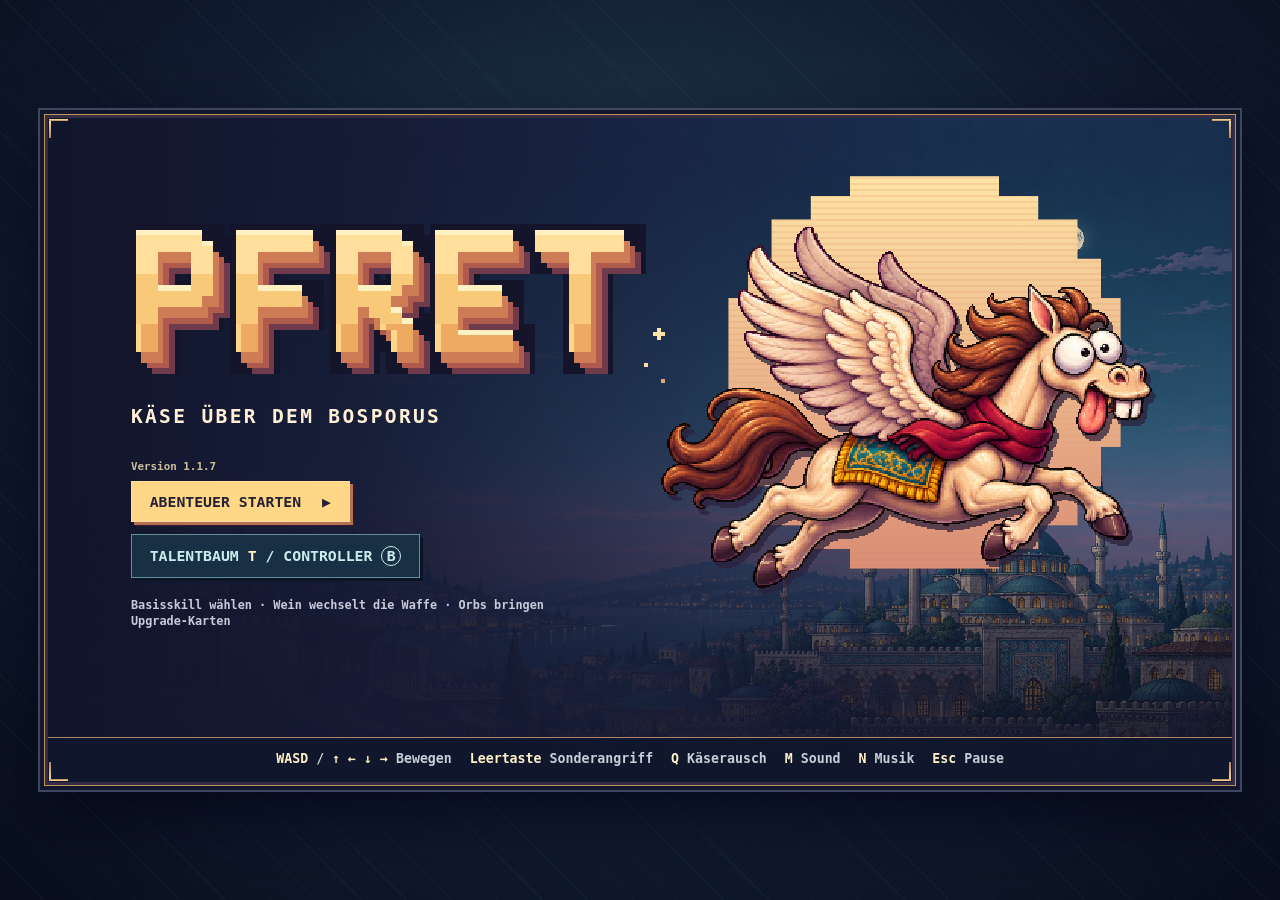
<file: Pfert/index.html>
<!doctype html>
<html lang="de">
<head>
 <meta charset="utf-8">
 <meta name="viewport" content="width=device-width,initial-scale=1">
 <meta name="description" content="Ein derpy Pfert, magische Weinwaffen und eine endlose Reise durch den Pixel-Bosporus.">
 <title>Pfert – Käse über dem Bosporus</title>
 <link rel="stylesheet" href="style.css">
</head>
<body>
 <main class="cabinet">
  <div class="frame">
   <canvas id="game" width="960" height="540" aria-label="Pfert, ein fliegendes Sidescroller-Spiel"></canvas>
   <div id="overlay" class="overlay">
    <div class="title-screen">
     <div class="title-hero" aria-hidden="true"><i></i></div>
     <div class="title-content">
      <h1><img src="assets/pfert-wordmark.png" alt="PFERT" width="96" height="31"></h1>
      <p class="subtitle">Käse über dem Bosporus</p>
      <p class="title-version">Version 1.1.7</p>
      <div class="title-actions">
       <button id="start">Abenteuer starten <span class="start-arrow" aria-hidden="true">▶</span><kbd role="img" class="pad-key pad-only" data-pad-button="0"></kbd></button>
       <button id="talents">Talentbaum <kbd>T</kbd> / Controller <kbd role="img" class="pad-key" data-pad-button="1">B</kbd></button>
      </div>
      <p class="title-hint">Basisskill wählen · Wein wechselt die Waffe · Orbs bringen Upgrade-Karten</p>
     </div>
     <div class="controls" aria-label="Spielsteuerung">
      <span><kbd>WASD</kbd> / <kbd>↑ ← ↓ →</kbd> Bewegen</span>
      <span><kbd>Leertaste</kbd><span class="pad-only"> / <kbd role="img" class="pad-key" data-pad-button="0"></kbd></span> Sonderangriff</span>
      <span><kbd>Q</kbd><span class="pad-only"> / <kbd role="img" class="pad-key" data-pad-button="1"></kbd></span> Käserausch</span>
      <span><kbd>M</kbd> Sound</span>
      <span><kbd>N</kbd> Musik</span>
      <span><kbd>Esc</kbd> Pause</span>
     </div>
    </div>
   </div>
  </div>
 </main>
 <script src="sound.js"></script>
 <script src="assets.js"></script>
 <script src="art.js"></script>
 <script src="meta.js"></script>
 <script src="meta-data.js"></script>
 <script src="game.js"></script>
</body>
</html>
</file>
<file: Pfert/style.css>
* { box-sizing: border-box; }
html, body { margin: 0; width: 100%; height: 100%; overflow: hidden; }
body {
 display: grid;
 place-items: center;
 background: repeating-linear-gradient(45deg, transparent 0 31px, #80b9bc0b 31px 32px), radial-gradient(ellipse at 50% 40%, #244552, #111b30 58%, #080e1b 100%);
 color: #f9e5af;
 font-family: Georgia, serif;
}
.cabinet {
 width: min(93vw, calc(88vh * 16 / 9), 1440px);
 aspect-ratio: 16 / 9;
 position: relative;
}
.frame {
 position: absolute;
 inset: 0;
 overflow: hidden;
 border: 3px solid #352c44;
 outline: 1px solid #be945d;
 box-shadow: 0 0 0 5px #12172b, 0 0 0 7px #3e4560, 0 24px 64px #020515d9;
 background: #152438;
}
.frame::after {
 content: '';
 position: absolute;
 inset: 1px;
 z-index: 2;
 pointer-events: none;
 background:
  linear-gradient(#ffe096, #b88767) left top / 19px 2px,
  linear-gradient(#ffe096, #b88767) left top / 2px 19px,
  linear-gradient(#ffe096, #b88767) right top / 19px 2px,
  linear-gradient(#ffe096, #b88767) right top / 2px 19px,
  linear-gradient(#b88767, #ffe096) left bottom / 19px 2px,
  linear-gradient(#b88767, #ffe096) left bottom / 2px 19px,
  linear-gradient(#b88767, #ffe096) right bottom / 19px 2px,
  linear-gradient(#b88767, #ffe096) right bottom / 2px 19px;
 background-repeat: no-repeat;
}
canvas { width: 100%; height: 100%; display: block; image-rendering: pixelated; }
.overlay {
 position: absolute;
 inset: 0;
 display: flex;
 align-items: center;
 justify-content: center;
 flex-direction: column;
 text-align: center;
 padding: 3%;
 background: #111d32ed;
 color: #ffedcb;
}
.overlay.hidden { display: none; }
.title-version { margin: 0 0 .8em; color: #d0bd9c; font: 700 clamp(8px, .85vw, 12px) monospace; }
.eyebrow { font: 700 clamp(8px, .8vw, 12px) monospace; letter-spacing: .2em; color: #edbd81; }
h1 { margin: 2% 0 1%; color: #ffe7a3; }
h1 span { font-size: .23em; color: #e6a25e; vertical-align: top; }
button {
 background: #f4c27a;
 border: 1px solid #ffe0a1;
 box-shadow: 3px 3px #855347;
 color: #252236;
 padding: .75em 1.2em;
 font: 900 clamp(9px, 1vw, 14px) monospace;
 cursor: pointer;
}
button:hover, button:focus-visible { background: #ffe5ac; transform: translateY(-2px); }
button:focus-visible { outline: 2px solid #abf4f3; outline-offset: 3px; }
.hint { font: clamp(7px, .7vw, 10px) monospace; color: #c4c3aa; margin: 2% 0 0; }

.title-screen {
 position: absolute;
 inset: 0;
 display: grid;
 grid-template-rows: 1fr auto;
 text-align: left;
 isolation: isolate;
 overflow: auto;
 container-type: inline-size;
 image-rendering: pixelated;
 background:
  linear-gradient(90deg, #11152c 0%, #151933ec 26%, #191d3a8c 52%, #26304705 80%),
  linear-gradient(0deg, #101427 0%, #11172b22 42%),
  url('assets/bosporus-v1.png') center 65% / cover #263e5c;
}
.title-content {
 z-index: 1;
 align-self: center;
 padding: 3% 0 4% 7%;
}
.title-content h1 {
 width: min(45cqw, 550px);
 margin: 0 0 0 -1cqw;
}
.title-content h1 img {
 display: block;
 width: 100%;
 height: auto;
 image-rendering: pixelated;
}
.title-content .subtitle {
 margin: .95em 0 1.55em;
 color: #fff0d7;
 font: 700 clamp(9px, 1.65cqw, 23px)/1.3 monospace;
 text-transform: uppercase;
 letter-spacing: .12em;
}
.title-actions { display: flex; flex-direction: column; align-items: flex-start; gap: .75em; }
.title-actions button { text-transform: uppercase; font-size: clamp(8px, 1.25cqw, 17px); }
.title-actions #start { background: #ffd786; box-shadow: 3px 3px #b96f51, 5px 5px #261b37; }
.title-actions #start:hover, .title-actions #start:focus-visible { background: #ffedb3; }
.title-actions #start .start-arrow, .title-actions #start .pad-key { margin-left: .8em; }
.title-actions #talents { background: #192f44; color: #c9edec; border-color: #628f99; box-shadow: 3px 3px #0a1425; }
.title-actions #talents:hover, .title-actions #talents:focus-visible { background: #2a5363; }
.title-hint {
 max-width: 40%;
 margin: 1.55em 0 0;
 color: #c8cbda;
 font: 700 clamp(7px, 1cqw, 13px)/1.4 monospace;
}
.title-actions kbd, .controls kbd { color: #fff1c5; font: inherit; }
.overlay .pad-key {
 display: inline-block;
 min-width: 1.35em;
 padding: 0 .2em;
 border: 1px solid currentColor;
 border-radius: 1em;
 color: inherit;
 font: inherit;
 line-height: 1.2;
 text-align: center;
}
.overlay:not(.has-gamepad) .pad-only,
.overlay.has-gamepad .start-arrow { display: none; }
.title-hero {
 position: absolute;
 top: 10%;
 right: 6%;
 width: 43%;
 aspect-ratio: 336 / 264;
 pointer-events: none;
}
.title-hero::before {
 content: '';
 position: absolute;
 width: 77%;
 aspect-ratio: 1;
 top: -2%;
 right: 8%;
 background: repeating-linear-gradient(0deg, #e9987040 0 2px, transparent 2px 6px), linear-gradient(#ffe4a5, #d78c75);
 clip-path: polygon(31% 0, 69% 0, 69% 5%, 79% 5%, 79% 11%, 89% 11%, 89% 21%, 95% 21%, 95% 31%, 100% 31%, 100% 69%, 95% 69%, 95% 79%, 89% 79%, 89% 89%, 79% 89%, 79% 95%, 69% 95%, 69% 100%, 31% 100%, 31% 95%, 21% 95%, 21% 89%, 11% 89%, 11% 79%, 5% 79%, 5% 69%, 0 69%, 0 31%, 5% 31%, 5% 21%, 11% 21%, 11% 11%, 21% 11%, 21% 5%, 31% 5%);
}
.title-hero::after {
 content: '';
 position: absolute;
 inset: 8% 0 -8%;
 background: url('assets/horse-v3.png') left center / 200% 100% no-repeat;
 image-rendering: pixelated;
 filter: drop-shadow(4px 6px #2a213cbb);
 animation: title-flight 1.4s steps(1, end) infinite;
}
.title-hero i {
 display: block;
 position: absolute;
 top: 37%;
 left: 1%;
 width: 4px;
 height: 4px;
 color: #ffe4aa;
 background: currentColor;
 box-shadow: -4px 0 currentColor, 4px 0 currentColor, 0 4px currentColor, 0 -4px currentColor, -13px 31px #ffd7a8, 4px 47px #e4a479;
}
@keyframes title-flight {
 25% { transform: translateY(-3px); }
 50% { background-position: right center; transform: translateY(2px); }
 75% { background-position: right center; transform: translateY(4px); }
}
.controls {
 z-index: 1;
 display: flex;
 flex-wrap: wrap;
 justify-content: center;
 gap: .45em 1.35em;
 padding: .95em 3%;
 background: #10182de8;
 border-top: 1px solid #b18469;
 color: #c3d0d7;
 font: 700 clamp(7px, 1.12cqw, 15px)/1.4 monospace;
}
.controls span { white-space: nowrap; }
@media (max-width: 650px) {
 .title-content { padding-left: 5%; }
 .title-content h1 { width: 48cqw; }
 .title-content .subtitle { margin-bottom: .9em; }
 .title-actions { gap: .5em; }
 .title-hint { max-width: 54%; margin-top: 1em; }
 .controls { padding-block: .5em; }
}
@media (prefers-reduced-motion: reduce) {
 .title-hero::after { animation: none; }
}
.upgrade-overlay{background:linear-gradient(140deg,#152a3df5,#263b50f2);padding:4%}.upgrade-overlay h2{font-size:clamp(16px,2.2vw,30px);margin:2% 0 1%;color:#f5dca8}.upgrade-copy{font-size:clamp(8px,.95vw,14px);margin:0 0 3%;color:#c8cbbf}.cards{display:grid;grid-template-columns:repeat(3,1fr);gap:clamp(6px,1.3vw,20px);width:100%;max-width:780px}.upgrade-card{position:relative;display:flex;flex-direction:column;align-items:center;justify-content:flex-start;min-height:clamp(100px,14vw,215px);border:1px solid #b5976b;padding:8% 7%;background:linear-gradient(150deg,#3b5263,#21374c);box-shadow:0 5px #112332;color:#f0dfba;letter-spacing:0;transition:transform .15s,background .15s;text-align:center;line-height:1.3}.upgrade-card:hover,.upgrade-card:focus-visible{background:linear-gradient(150deg,#5e6c6c,#2c485d);outline:2px solid #ffe0a1;transform:translateY(-4px)}.card-number{position:absolute;top:8px;left:10px;font-size:clamp(8px,.8vw,12px);color:#c0b598}.card-icon{font-size:clamp(22px,3.3vw,48px);color:#edc17a;margin:3% 0 8%;line-height:1}.upgrade-card strong{font-family:Georgia,serif;font-size:clamp(10px,1.3vw,18px);color:#ffe7b5;white-space:nowrap}.card-description{display:block;font-size:clamp(8px,.86vw,12px);line-height:1.5;margin:9% 0 10%;color:#c4d4d2;font-weight:400}.card-rank{margin-top:auto;font-size:clamp(7px,.72vw,10px);color:#d2b98e;letter-spacing:.08em}.upgrade-overlay .hint{display:block}@media(max-height:600px){.upgrade-card{min-height:90px}.card-icon{font-size:22px;margin:0 0 4%}.card-description{margin:5% 0}.upgrade-overlay h2{font-size:18px}.upgrade-copy{margin-bottom:2%}}

.upgrade-card.rare{border-color:#d7b4f6;background:linear-gradient(145deg,#57436e,#253a53);box-shadow:0 5px #1c233c,0 0 18px #c18ce51a}.upgrade-card.rare .card-icon{color:#ebd0ff}.upgrade-card.rare .card-rank{color:#e0b6fa}.game-over h1{font-size:clamp(36px,6vw,86px);margin-bottom:3%}.roast{max-width:86%;margin:0 0 2%;font-size:clamp(11px,1.5vw,21px);line-height:1.4;color:#ffe3ba;font-weight:bold}.comeback{max-width:90%;margin:0 0 2%;font-size:clamp(9px,1vw,14px);color:#c2d5cc}.run-stats{font:clamp(9px,.9vw,13px) monospace;color:#dbc8a3;margin:1% 0 3%}
.upgrade-card.selected { outline: 3px solid #fff1ba; outline-offset: 3px; }
.upgrade-overlay{overflow-y:auto;justify-content:safe center}
.upgrade-overlay .cards{grid-template-columns:repeat(3,minmax(0,1fr));padding:3px}
.upgrade-overlay .upgrade-card strong{white-space:normal;overflow-wrap:anywhere}
.upgrade-overlay .upgrade-card span{margin-left:0}
.upgrade-overlay .card-description{margin:5% 0}
.card-effect,.card-prerequisite{font-size:clamp(8px,.82vw,12px);line-height:1.3}
.card-effect{color:#ffe7b5;margin-top:.5em}
.card-prerequisite{color:#e0b6fa;margin-bottom:.45em}
.pause-overlay{background:#152b38eb;gap:.9em;overflow-y:auto;justify-content:safe center}
.pause-overlay > *{flex-shrink:0}
.pause-overlay h2{margin:0;font-size:clamp(19px,3vw,36px);color:#f5dca8}
.pause-overlay .hint{display:block;margin:0}
.pause-actions,.gear-footer{display:flex;justify-content:center;align-items:center;flex-wrap:wrap;gap:.8em}
.pause-overlay .gear-selected{outline:2px solid #abf4f3;outline-offset:2px}
.gear-overlay{padding:2%;overflow:auto;justify-content:flex-start}
.gear-panel{width:min(100%,800px);margin:auto;display:grid;gap:.55em;text-align:left;font-size:clamp(9px,1.1vw,14px)}
.gear-panel h2{text-align:center}
.gear-panel h3{margin:0;color:#f5dca8;font:700 1em monospace}
.gear-grid,.gear-comparison{display:grid;grid-template-columns:repeat(4,minmax(0,1fr));gap:.65em}
.gear-grid.gear-worn{grid-template-columns:repeat(5,minmax(0,1fr))}
.gear-comparison{grid-template-columns:repeat(2,minmax(0,1fr))}
.gear-tile,.gear-option{display:grid;gap:.35em;padding:.6em;border:1px solid #526b82;background:#18283c;color:#f2e5cd;text-align:left}
.gear-tile.gear-target{border-color:#abf4f3}
.gear-option{font:700 1em monospace;box-shadow:none;line-height:1.25}
.gear-option:hover,.gear-option:focus-visible,.gear-option.gear-selected{background:#2d4357;transform:none}
.gear-details{display:grid;align-content:start;gap:.22em;padding-left:.5em;border-left:2px solid var(--gear-color);overflow-wrap:anywhere;font:400 .92em/1.25 monospace}
.gear-details strong,.gear-details small{color:var(--gear-color)}
.gear-details small{font-size:.9em}
.gear-panel .hint{text-align:center}
.pause-build{width:min(79%,36rem);text-align:left;border:1px solid #4c657a;background:#132135}
.pause-build h3{display:flex;justify-content:space-between;align-items:center;padding:.5em .8em;margin:0;font-size:1em;line-height:1.2}
.pause-build h3 span{min-width:2ch;text-align:right;color:#a5ddce}
.pause-build p{margin:.55em .8em;color:#bfd2db;font-size:.8em}
.pause-build ul{display:grid;grid-template-columns:repeat(auto-fit,minmax(min(100%,15em),1fr));gap:.28em .55em;margin:.55em;max-height:clamp(48px,21vh,120px);overflow:auto;overscroll-behavior:contain;padding:0;list-style:none}
.pause-build li{display:grid;grid-template-columns:2.15em minmax(0,1fr) auto;align-items:start;gap:.4em;padding:.35em .45em;background:#1e3045;font:clamp(9px,1vw,12px)/1.3 monospace;color:#f0e8ce}
.pause-build li b{color:#a5ddce}
.pause-build li small{color:#c8d5d8;white-space:nowrap}
.gear-option:has(.gear-slot){grid-template-columns:minmax(0,1fr) auto;align-items:start}
.gear-action{min-width:0}
.gear-slot{color:#bde8e0;background:#293d52;border:1px solid #516e80;padding:.08em .38em;font-size:.8em;white-space:nowrap}
.gear-option .gear-details{grid-column:1/-1}
.music-volume{display:grid;gap:.35em;width:min(65vw,16rem);color:#f5dca8;text-align:center}
.music-volume input{width:100%;margin:0;accent-color:#f5dca8;cursor:pointer}
.build-details {
 color: #d9ecd6;
 font: clamp(10px, 1vw, 13px) monospace;
 margin: .35em auto;
}
.build-details summary { cursor: pointer; }
.debug-overlay{justify-content:flex-start;overflow:auto;padding:4%}
.debug-actions{display:grid;grid-template-columns:repeat(auto-fit,minmax(155px,1fr));gap:10px;width:min(100%,650px);padding-bottom:1em}
.debug-actions button{padding:.7em;white-space:normal}
.debug-actions .debug-selected{outline:2px solid #ffe0a1;outline-offset:2px}
.build-details ul {
 display: grid;
 grid-template-columns: repeat(auto-fit, minmax(13em, 1fr));
 list-style: none;
 width: min(70vw, 42em);
 padding: 0;
 gap: .25em 1em;
 text-align: left;
}
.talent-overlay {
 --meta-gold: #f2c787;
 --meta-aqua: #93dcd7;
 display: grid;
 grid-template-rows: auto minmax(0, 1fr) auto;
 align-items: stretch;
 justify-content: stretch;
 gap: clamp(5px, 1vw, 14px);
 padding: clamp(6px, 1.4vw, 20px);
 overflow: hidden;
 text-align: left;
 background: linear-gradient(145deg, #272942, #111a30 58%, #0e1729);
 font-family: monospace;
}
.meta-toolbar {
 display: grid;
 grid-template-columns: 1fr auto 1fr;
 align-items: center;
 gap: 8px;
}
.meta-toolbar h2 {
 margin: 0;
 color: #ffe8b5;
 font: 900 clamp(15px, 3.15vw, 48px)/1 "Arial Black", system-ui, sans-serif;
 letter-spacing: .055em;
 text-transform: uppercase;
 text-shadow: 2px 2px #a16650, 4px 4px #3a233d;
}
#meta-back { justify-self: start; }
.meta-points {
 justify-self: end;
 padding: .42em .8em;
 border: 1px solid #b88666;
 box-shadow: inset 0 0 0 2px #191e33, 2px 2px #0c1225;
 background: #332d40;
 color: #ffe5b4;
 font: 700 clamp(8px, 1.15vw, 15px)/1.1 monospace;
 white-space: nowrap;
}
.meta-points b { margin-right: .18em; color: #fff2c5; font-size: 1.3em; }
.meta-layout {
 display: grid;
 grid-template-columns: minmax(0, 1fr) minmax(180px, 26%);
 gap: clamp(5px, 1vw, 14px);
 min-height: 0;
}
.meta-chart, .meta-panel {
 position: relative;
 min-width: 0;
 min-height: 0;
 border: 1px solid #866860;
 box-shadow: 0 3px #0a1324;
}
.meta-chart::after {
 content: '';
 position: absolute;
 inset: 3px;
 pointer-events: none;
 background:
  linear-gradient(#c99b73,#c99b73) left top / 12px 2px,
  linear-gradient(#c99b73,#c99b73) left top / 2px 12px,
  linear-gradient(#c99b73,#c99b73) right top / 12px 2px,
  linear-gradient(#c99b73,#c99b73) right top / 2px 12px,
  linear-gradient(#c99b73,#c99b73) left bottom / 12px 2px,
  linear-gradient(#c99b73,#c99b73) left bottom / 2px 12px,
  linear-gradient(#c99b73,#c99b73) right bottom / 12px 2px,
  linear-gradient(#c99b73,#c99b73) right bottom / 2px 12px;
 background-repeat: no-repeat;
}
.meta-viewport {
 position: absolute;
 inset: 0;
 overflow: hidden;
 touch-action: none;
 user-select: none;
 cursor: grab;
 background:
  radial-gradient(circle at 1px 1px, #80c6d323 1px, transparent 1.5px) 0 0 / 19px 19px,
  radial-gradient(ellipse at 50% 43%, #25415385, #0c1628e8 78%),
  linear-gradient(#0e1d32cd, #17283e5c 64%, #0e182abf),
  url('assets/bosporus-v1.png') center 72% / cover #12243b;
}
.meta-viewport.dragging { cursor: grabbing; }
.meta-map { position: absolute; width: 0; height: 0; }
.meta-world { width: 3130px; height: 2460px; transform-origin: 0 0; }
.meta-paths { position: absolute; inset: 0; pointer-events: none; }
.meta-paths line { stroke-width: 3; stroke-linecap: round; }
.meta-edge-hidden { stroke: #5c5960; opacity: .6; }
.meta-edge-open { stroke: #bbab83; stroke-dasharray: 5 7; }
.meta-paths .meta-edge-owned { stroke: #f4c780; stroke-width: 5; filter: drop-shadow(0 0 5px #c68a4480); }
.meta-paths .meta-cross-edge { stroke-dasharray: 11 15; }
.meta-cross-edge:not(.meta-edge-owned) { stroke: #a9cbd7; opacity: .74; }
.meta-paths .meta-area-edge { stroke-dasharray: 5 10; }
.meta-paths line { vector-effect: non-scaling-stroke; stroke-width: 1.4; }
.meta-paths .meta-edge-owned { stroke-width: 2.3; }
.talent-overview .meta-cluster text { visibility: hidden; }
.meta-hub { fill: #171d29; stroke: #a67c55; stroke-width: 2; }
.meta-hub.inner { fill: #25262e; stroke: #dcba81; stroke-dasharray: 2 7; }
.meta-cluster ellipse { fill: color-mix(in srgb, var(--talent-color) 7%, #101520); stroke: var(--talent-color); stroke-opacity: .34; stroke-width: 2; }
.meta-cluster.active ellipse { fill: color-mix(in srgb, var(--talent-color) 17%, #101520); stroke-opacity: .75; }
.meta-crown-halo { fill: #111721; stroke: var(--talent-color); stroke-opacity: .72; stroke-width: 2; stroke-dasharray: 4 5; }
.meta-sector text { fill: var(--talent-color); font: 700 var(--talent-cluster-font, 22px) Georgia, serif; text-anchor: middle; dominant-baseline: middle; paint-order: stroke; stroke: #111621; stroke-width: 5; }
.meta-sector .meta-sector-label { fill: #f2deb2; font: 800 var(--talent-sector-font, 25px) monospace; }
.meta-locked { fill: #161b25; stroke: var(--talent-color); stroke-opacity: .55; stroke-width: 2; pointer-events: all; }
.meta-locked:hover { fill: #273e52; stroke-opacity: 1; }
.talent-overlay .area-S { --talent-color: #ffdc96; }
.talent-overlay .area-A { --talent-color: #ffa38e; }
.talent-overlay .area-V { --talent-color: #96d5ff; }
.talent-overlay .area-K { --talent-color: #ffe68f; }
.talent-overlay .area-B { --talent-color: #b1eeb4; }
.talent-overlay .area-W { --talent-color: #e3baff; }
.talent-overlay .area-Q { --talent-color: #9dece4; }
.talent-overlay .meta-node {
 position: absolute;
 transform: translate(-50%, -50%);
 display: flex;
 align-items: center;
 justify-content: center;
 gap: 2px;
 width: 38px;
 height: 38px;
 border-radius: 50%;
 padding: 0 2px;
 background: linear-gradient(#273e52, #142639);
 border: 2px solid var(--talent-color);
 box-shadow: inset 0 0 0 2px #132639, 2px 3px #090f23;
 color: var(--talent-color);
 font: 900 11px/1 monospace;
 white-space: nowrap;
}
.talent-overlay .meta-node.minor { width: 34px; height: 34px; }
.talent-overlay .meta-node.notable { width: 40px; height: 40px; border-style: double; border-width: 4px; }
.talent-overlay .meta-node.root { width: 49px; height: 49px; }
.talent-overlay .meta-node.keystone {
 width: 60px;
 height: 60px;
 border-width: 4px;
 border-style: double;
 box-shadow: 0 0 0 4px #1b1b24, 0 0 18px color-mix(in srgb, var(--talent-color), transparent 55%);
}
.meta-node.keystone .meta-icon { width: 28px; height: 28px; }
.meta-node.minor span {
 position: absolute;
 bottom: -3px;
 left: 50%;
 transform: translateX(-50%);
 min-width: 23px;
 padding: 1px 2px;
 border-radius: 3px;
 background: #141d27;
 color: #fff0c9;
}
.meta-node span:empty { display: none; }
.meta-node .meta-icon { width: 16px; height: 16px; flex: none; }
.talent-overlay .meta-node.owned {
 background: linear-gradient(#ffdfa0, #dfaa6d);
 border-color: #ffe9b6;
 box-shadow: inset 0 -3px #aa654e, 2px 3px #11152b;
 color: #382338;
}
.talent-overlay .meta-node.selected,
.talent-overlay .meta-node:hover,
.talent-overlay .meta-node:focus-visible {
 z-index: 1;
 outline: 3px solid #9bf8f1;
 outline-offset: 2px;
}
.meta-zoom {
 position: absolute;
 left: 10px;
 bottom: 10px;
 display: flex;
 align-items: center;
 border: 1px solid #967264;
 background: #101b2f;
 box-shadow: 2px 2px #090f20;
}
.meta-zoom .meta-scale {
 min-width: 5ch;
 color: #f5d7a6;
 text-align: center;
 font: 700 clamp(8px, 1vw, 13px)/1 monospace;
}
.meta-zoom button { min-width: 2em; }
.meta-panel {
 display: flex;
 flex-direction: column;
 overflow: auto;
 padding: clamp(8px, 1.35vw, 20px);
 background:
  linear-gradient(90deg, #6f5360 0 1px, transparent 1px) 4px 5px / 100% calc(100% - 10px) no-repeat,
  radial-gradient(ellipse at 50% 8%, #354050, #182238 67%);
}
.meta-detail {
 display: grid;
 justify-items: start;
 gap: clamp(5px, .74vw, 12px);
}
.meta-emblem {
 display: grid;
 place-items: center;
 width: clamp(28px, 5.6vw, 80px);
 aspect-ratio: 1;
 background: #172436;
 border: 2px solid var(--talent-color);
 box-shadow: inset 0 0 0 3px #334752, 3px 3px #10182a;
 color: var(--talent-color);
}
.meta-emblem .meta-icon { width: 62%; height: 62%; }
.meta-rank {
 margin-top: 3px;
 color: var(--meta-aqua);
 font: 700 clamp(8px, 1.02vw, 13px)/1.2 monospace;
 text-transform: uppercase;
 letter-spacing: .075em;
}
.meta-detail h3 {
 margin: 0;
 color: #ffdfab;
 font: 700 clamp(14px, 2vw, 30px)/1.07 Georgia, serif;
 overflow-wrap: anywhere;
}
.meta-description {
 margin: 0;
 color: #dce5ec;
 font: clamp(9px, 1.12vw, 15px)/1.5 monospace;
 overflow-wrap: anywhere;
}
#meta-buy { background: #f7ce86; }
#meta-buy[aria-disabled="false"]:hover, #meta-buy[aria-disabled="false"]:focus-visible { background: #ffe2a3; }
#meta-buy[aria-disabled="true"] {
 background: #202d43;
 color: #c4d4db;
 border-color: #5f7184;
 box-shadow: none;
}
.meta-message { margin: .6em 0; color: #ffb4a6; font: clamp(8px, 1vw, 13px)/1.35 monospace; }
.meta-message:empty { margin: 0; }
.meta-bonuses {
 margin-top: 12px;
 padding-top: 10px;
 border-top: 1px solid #5f7184;
 color: #dce5ec;
 font: clamp(9px, 1vw, 14px)/1.4 monospace;
 overflow-wrap: anywhere;
}
.meta-bonuses h3 { margin: 0 0 6px; color: var(--meta-gold); font: 700 1.2em Georgia, serif; }
.meta-bonuses p, .meta-bonuses ul { margin: 0; }
.meta-bonuses ul { display: grid; gap: 7px; padding: 0; list-style: none; }
.meta-bonuses strong { display: block; color: var(--meta-aqua); }
.meta-management {
 display: flex;
 flex-wrap: wrap;
 gap: 5px;
 margin-top: auto;
 padding-top: 10px;
}
#meta-back, .meta-zoom button, .meta-management button {
 border: 1px solid #72667a;
 background: #1e2d45;
 color: #efe0c8;
 box-shadow: 2px 2px #10172b;
}
#meta-reset { color: #ffb5a8; }
#meta-back:hover, .meta-zoom button:hover, .meta-management button:hover,
#meta-back:focus-visible, .meta-zoom button:focus-visible, .meta-management button:focus-visible {
 background: #32475c;
}
.meta-management button, .meta-zoom button { padding: .5em .6em; font-size: clamp(8px, .9vw, 12px); }
.talent-overlay .meta-controls {
 display: flex;
 flex-wrap: wrap;
 justify-content: space-between;
 gap: .3em .8em;
 color: #c4d3dd;
 font: clamp(8px, .92vw, 12px)/1.35 monospace;
}
.meta-controls span { white-space: nowrap; }
.meta-controls kbd { color: var(--meta-gold); font: inherit; }
.meta-tooltip {
 position: absolute;
 z-index: 3;
 transform: translateX(-50%);
 width: max-content;
 max-width: min(38%, 300px);
 padding: 7px 9px;
 background: #142439;
 color: #ffe4b7;
 border: 1px solid #bb8c69;
 box-shadow: 3px 3px #0a1326;
 font: clamp(8px, 1.05vw, 14px)/1.4 monospace;
 pointer-events: none;
 overflow-wrap: anywhere;
}
@media (max-width: 760px), (max-height: 530px) {
 .meta-layout { grid-template-columns: minmax(0, 1fr) minmax(100px, 30%); }
 .meta-panel { padding: 6px 8px; }
 .meta-toolbar h2 { letter-spacing: 0; }
 .talent-overlay .meta-controls { justify-content: flex-start; }
 .meta-zoom { left: 6px; bottom: 6px; }
}

.game-over{overflow-y:auto;justify-content:flex-start}
.game-over > *{flex-shrink:0}
.game-over h1{font-size:clamp(25px,3vw,46px);margin:1%}
.game-over .roast,.game-over .comeback,.game-over .run-stats{margin:.3%}
.flight-stats{display:flex;justify-content:center;flex-wrap:wrap;gap:4px;width:min(100%,560px);margin:7px 0}
.flight-stats > div{flex:1 0 min(17%,86px);padding:4px 6px;border:1px solid #415267;background:#1a2b40}
.flight-stats dt{font:clamp(8px,.8vw,12px) monospace;color:#d6d6bd}
.flight-stats dd{margin:2px 0 0;font:700 clamp(10px,1.25vw,18px) monospace;color:#ffe4a3}
.result-actions{display:flex;justify-content:center;flex-wrap:wrap;gap:4px}
.game-over > .hint{margin:.3% 0}
.scoreboard{width:min(90%,430px);margin:.5% auto;color:#f5dfb2;font:clamp(8px,.75vw,11px) monospace}
.scoreboard h2{font-size:inherit;color:#e8bf79;margin:2px}
.scoreboard ol{list-style:none;padding:0;margin:0;max-height:19vh;overflow-y:auto}
.scoreboard li{display:grid;grid-template-columns:1fr 2fr 1fr;text-align:left;padding:1px 6px}
.scoreboard li span:last-child{text-align:right}
.score-current{background:#f3c983;color:#20372e}
.scoreboard p{margin:2px;color:#ffd5a4}
.game-over button{margin:2px;padding:.55em 1em}

/* Use the cabinet's stepped inlays for the in-game menus as well. */
.upgrade-overlay {
 background: radial-gradient(ellipse at 50% 5%, #324660f0, #131b31f5 72%);
}
.upgrade-overlay h2, .pause-overlay h2 {
 color: #ffdfa7;
 text-shadow: 2px 2px #713f48;
}
.upgrade-overlay .upgrade-card {
 --card-edge: #d4a777;
 --card-fill: #253c52;
 border-color: var(--card-edge);
 background:
  linear-gradient(var(--card-edge), var(--card-edge)) left 5px top 5px / 18px 2px,
  linear-gradient(var(--card-edge), var(--card-edge)) right 5px bottom 5px / 18px 2px,
  linear-gradient(155deg, var(--card-fill), #181f35 80%);
 background-repeat: no-repeat;
 box-shadow: inset 0 0 0 3px #151c31, 0 4px #0c1326;
}
.upgrade-overlay .upgrade-card.rare {
 --card-edge: #d5a8ea;
 --card-fill: #604371;
}
.upgrade-overlay .upgrade-card:hover,
.upgrade-overlay .upgrade-card.selected { --card-edge: #ffdfa7; }
.upgrade-overlay .card-number { color: var(--card-edge); }
.upgrade-overlay .card-icon { text-shadow: 2px 3px #101426; }
.pause-overlay { background: radial-gradient(ellipse at center, #233954f2, #121a30f5); }


.skill-overlay {
 background: radial-gradient(ellipse at 50% 20%, #23394fe8, #101726f5 73%);
 gap: clamp(6px, 1.15vw, 14px);
}
.skill-overlay h2 { margin: 0; }
.skill-options {
 display: grid;
 grid-template-columns: repeat(2, minmax(0, 1fr));
 gap: clamp(4px, .8vw, 12px);
 width: min(82%, 760px);
}
.skill-overlay .skill-option {
 --skill-color: #ffda98;
 display: grid;
 grid-template-columns: auto 1fr;
 align-items: center;
 gap: .35em .65em;
 min-width: 0;
 padding: .6em .75em;
 text-align: left;
 color: #ecedf4;
 background: linear-gradient(125deg, #27354b, #172132);
 border: 1px solid #617083;
 font-size: clamp(8px, 1.35vw, 15px);
 line-height: 1.25;
}
.skill-overlay .skill-salvo { --skill-color: #9fddff; }
.skill-overlay .skill-precision { --skill-color: #e0b48b; }
.skill-overlay .skill-element { --skill-color: #ffac82; }
.skill-overlay .skill-laser { --skill-color: #83f8dc; }
.skill-option strong { color: var(--skill-color); font-size: 1.15em; }
.skill-option span:not(.skill-icon) { grid-column: 2; }
.skill-icon { grid-row: 1 / span 3; color: var(--skill-color); font-size: 2em; }
.skill-talent { color: #c6c9d6; font-size: .84em; }
.skill-overlay .skill-option.selected,
.skill-overlay .skill-option:hover,
.skill-overlay .skill-option:focus-visible {
 border-color: var(--skill-color);
 background: linear-gradient(125deg, #394b60, #212c3f);
 box-shadow: inset 3px 0 var(--skill-color), 0 0 12px #000b;
}
.skill-overlay .hint { margin: 0; }

.overlay.ranch-overlay { overflow: auto; align-content: start; }
.ranch-panel { width: min(100%, 720px); margin: 12px auto; }
.ranch-panel h3 { color: #f0cf91; margin: 15px 0 6px; }
.ranch-cards { display: grid; grid-template-columns: repeat(auto-fit, minmax(170px, 1fr)); gap: 8px; margin: 0 0 12px; padding: 0; text-align: left; list-style: none; }
.ranch-cards li { display: flex; align-items: center; min-height: 56px; color: #fff1d8; background: #192237; border: 1px solid #625675; padding: 4px 6px; }
.ranch-cards canvas { width: 72px; height: 56px; flex: none; display: block; image-rendering: pixelated; }
.ranch-cards small { display: block; font-size: .73rem; color: #d3ccd4; }
#ranch-close { margin-top: 12px; }
</file>
